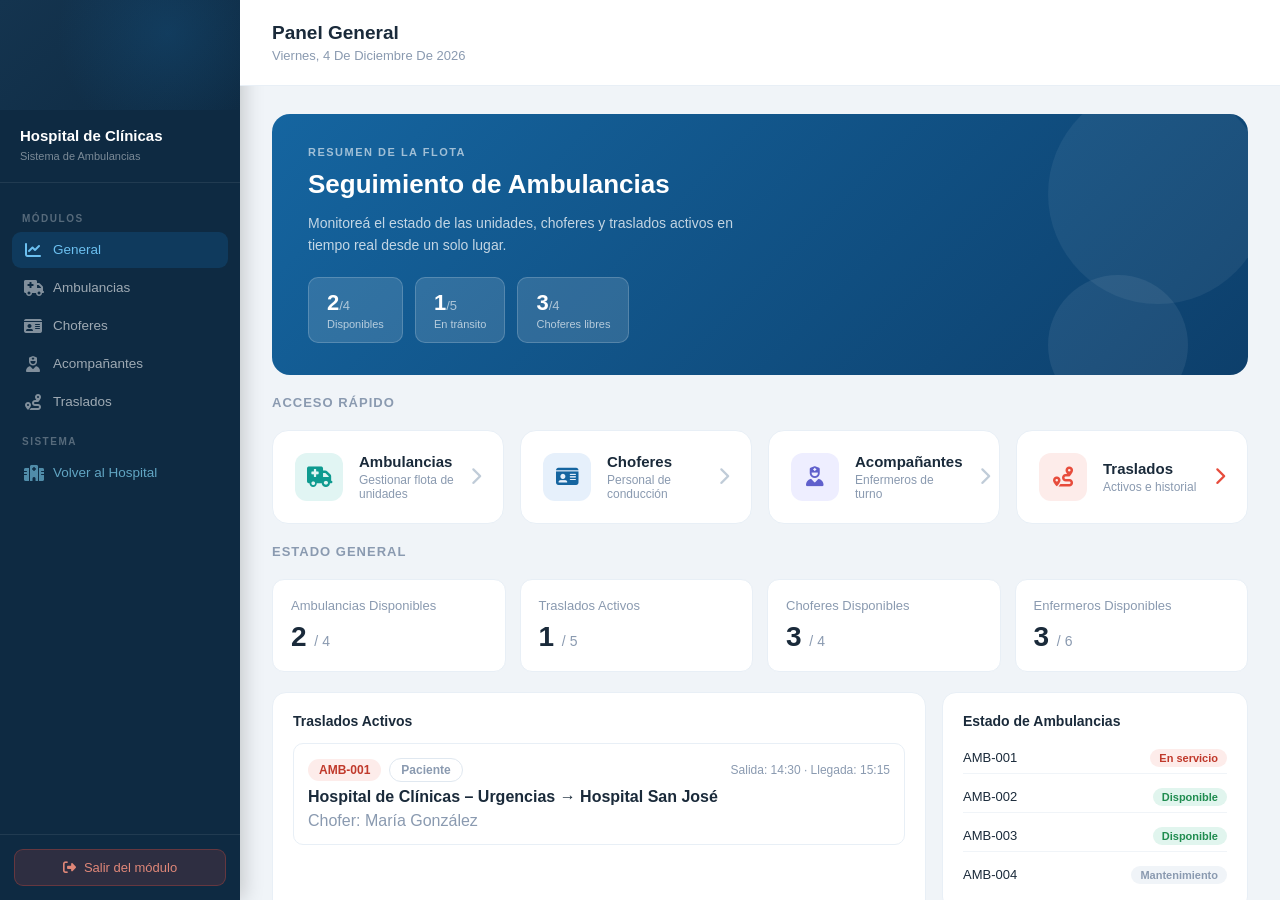
<file: indexA.html>
<!DOCTYPE html>
<html lang="es">
<head>
<meta charset="UTF-8"/>
<meta name="viewport" content="width=device-width, initial-scale=1.0"/>
<title>Sistema de Ambulancias - Hospital de Clínicas</title>
<link rel="stylesheet" href="https://cdnjs.cloudflare.com/ajax/libs/font-awesome/6.5.1/css/all.min.css"/>
<link rel="stylesheet" href="styleA.css"/>
</head>
<body>

<div class="appA">

  <!-- ===================== SIDEBAR (estilo hospital) ===================== -->
  <aside class="sidebar">
    <div class="sidebar-img">
      <div class="sidebar-overlay"></div>
    </div>
    <div class="sidebar-brand">
      <h3>Hospital de Clínicas</h3>
      <span>Sistema de Ambulancias</span>
    </div>
    <nav class="sidebar-nav">
      <p class="sidebar-seccion">Módulos</p>
      <button class="sidebar-item active" data-page="page-dashboard" onclick="ir('page-dashboard')">
        <i class="fa-solid fa-chart-line"></i> General
      </button>
      <button class="sidebar-item" data-page="page-ambulancias" onclick="ir('page-ambulancias')">
        <i class="fa-solid fa-truck-medical"></i> Ambulancias
      </button>
      <button class="sidebar-item" data-page="page-choferes" onclick="ir('page-choferes')">
        <i class="fa-solid fa-id-card"></i> Choferes
      </button>
      <button class="sidebar-item" data-page="page-enfermeros" onclick="ir('page-enfermeros')">
        <i class="fa-solid fa-user-nurse"></i> Acompañantes
      </button>
      <button class="sidebar-item" data-page="page-traslados" onclick="ir('page-traslados')">
        <i class="fa-solid fa-route"></i> Traslados
      </button>
      <p class="sidebar-seccion">Sistema</p>
      <button class="sidebar-item sidebar-hospital" onclick="window.location.href='indexH.html'">
        <i class="fa-solid fa-hospital"></i> Volver al Hospital
      </button>
    </nav>
    <div class="sidebar-footer">
      <button class="btn-cerrar-sesion" onclick="window.location.href='index.html'">
        <i class="fa-solid fa-right-from-bracket"></i> Salir del módulo
      </button>
    </div>
  </aside>

  <!-- ===================== CONTENIDO ===================== -->
  <main class="appA-main">

    <!-- ===================== DASHBOARD / GENERAL ===================== -->
    <div id="page-dashboard" class="page activa">
      <header class="topbar">
        <div>
          <h2>Panel General</h2>
          <span class="topbar-fecha" id="fecha-dash"></span>
        </div>
      </header>

      <div class="cont-body">

        <!-- HERO -->
        <div class="hero-panel">
          <div class="hero-panel-content">
            <h3>Resumen de la flota</h3>
            <h2>Seguimiento de Ambulancias</h2>
            <p>Monitoreá el estado de las unidades, choferes y traslados activos en tiempo real desde un solo lugar.</p>
            <div class="hero-stats">
              <div class="hero-stat"><div class="hero-stat-num">2<span class="total">/4</span></div><div class="hero-stat-label">Disponibles</div></div>
              <div class="hero-stat"><div class="hero-stat-num">1<span class="total">/5</span></div><div class="hero-stat-label">En tránsito</div></div>
              <div class="hero-stat"><div class="hero-stat-num">3<span class="total">/4</span></div><div class="hero-stat-label">Choferes libres</div></div>
            </div>
          </div>
        </div>

        <!-- ACCESOS RÁPIDOS -->
        <p class="section-title">Acceso rápido</p>
        <div class="cards-wrap">
          <div class="acceso-card" onclick="ir('page-ambulancias')">
            <div class="acceso-icon teal"><i class="fa-solid fa-truck-medical"></i></div>
            <div class="acceso-info"><h3>Ambulancias</h3><p>Gestionar flota de unidades</p></div>
            <i class="fa-solid fa-chevron-right acceso-arrow"></i>
          </div>
          <div class="acceso-card" onclick="ir('page-choferes')">
            <div class="acceso-icon blue"><i class="fa-solid fa-id-card"></i></div>
            <div class="acceso-info"><h3>Choferes</h3><p>Personal de conducción</p></div>
            <i class="fa-solid fa-chevron-right acceso-arrow"></i>
          </div>
          <div class="acceso-card" onclick="ir('page-enfermeros')">
            <div class="acceso-icon purple"><i class="fa-solid fa-user-nurse"></i></div>
            <div class="acceso-info"><h3>Acompañantes</h3><p>Enfermeros de turno</p></div>
            <i class="fa-solid fa-chevron-right acceso-arrow"></i>
          </div>
          <div class="acceso-card" onclick="ir('page-traslados')">
            <div class="acceso-icon red"><i class="fa-solid fa-route"></i></div>
            <div class="acceso-info"><h3>Traslados</h3><p>Activos e historial</p></div>
            <i class="fa-solid fa-chevron-right acceso-arrow" style="color:#e74c3c"></i>
          </div>
        </div>

        <!-- TARJETAS ESTADÍSTICAS -->
        <p class="section-title">Estado general</p>
        <div class="tarjetas-grid">
          <div class="tarjeta">
            <span class="tarjeta-label">Ambulancias Disponibles</span>
            <div class="tarjeta-num">2 <span class="total">/ 4</span></div>
          </div>
          <div class="tarjeta">
            <span class="tarjeta-label">Traslados Activos</span>
            <div class="tarjeta-num">1 <span class="total">/ 5</span></div>
          </div>
          <div class="tarjeta">
            <span class="tarjeta-label">Choferes Disponibles</span>
            <div class="tarjeta-num">3 <span class="total">/ 4</span></div>
          </div>
          <div class="tarjeta">
            <span class="tarjeta-label">Enfermeros Disponibles</span>
            <div class="tarjeta-num">3 <span class="total">/ 6</span></div>
          </div>
        </div>

        <div class="dash-abajo">
          <div class="caja" style="flex:2;min-width:260px">
            <h2 class="caja-titulo">Traslados Activos</h2>
            <div class="traslado-fila">
              <div class="traslado-top">
                <span class="etiqueta roja">AMB-001</span>
                <span class="etiqueta borde">Paciente</span>
                <span class="hora">Salida: 14:30 · Llegada: 15:15</span>
              </div>
              <div class="traslado-ruta">Hospital de Clínicas – Urgencias → Hospital San José</div>
              <div class="traslado-chofer">Chofer: María González</div>
            </div>
          </div>
          <div class="dash-lado">
            <div class="caja">
              <h2 class="caja-titulo">Estado de Ambulancias</h2>
              <div class="lista-estado">
                <div class="fila-estado"><span>AMB-001</span><span class="etiqueta roja pequeña">En servicio</span></div>
                <div class="fila-estado"><span>AMB-002</span><span class="etiqueta verde pequeña">Disponible</span></div>
                <div class="fila-estado"><span>AMB-003</span><span class="etiqueta verde pequeña">Disponible</span></div>
                <div class="fila-estado"><span>AMB-004</span><span class="etiqueta gris pequeña">Mantenimiento</span></div>
              </div>
            </div>
            <div class="caja">
              <h2 class="caja-titulo">Personal de Turno</h2>
              <div class="lista-estado">
                <div class="fila-estado"><span>Mathias Gomez</span><span class="etiqueta borde pequeña">Tarde</span></div>
                <div class="fila-estado"><span>Ezequiel Banfi</span><span class="etiqueta borde pequeña">Mañana</span></div>
                <div class="fila-estado"><span>Thiago Leites</span><span class="etiqueta borde pequeña">Mañana</span></div>
              </div>
            </div>
          </div>
        </div>

        <!-- RESUMEN POR MÓDULO -->
        <p class="section-title">Resumen por módulo</p>
        <div class="dash-abajo">
          <div class="caja" style="flex:1;min-width:240px">
            <h2 class="caja-titulo">Choferes</h2>
            <div class="lista-estado">
              <div class="fila-estado"><span>Carlos Rodríguez</span><span class="etiqueta verde pequeña">Disponible</span></div>
              <div class="fila-estado"><span>María González</span><span class="etiqueta roja pequeña">En servicio</span></div>
              <div class="fila-estado"><span>José Martínez</span><span class="etiqueta verde pequeña">Disponible</span></div>
            </div>
            <button class="btn-secundario" style="margin-top:6px" onclick="ir('page-choferes')">Ver todos</button>
          </div>
          <div class="caja" style="flex:1;min-width:240px">
            <h2 class="caja-titulo">Acompañantes</h2>
            <div class="lista-estado">
              <div class="fila-estado"><span>Laura Pérez</span><span class="etiqueta roja pequeña">En servicio</span></div>
              <div class="fila-estado"><span>Diego López</span><span class="etiqueta verde pequeña">Disponible</span></div>
              <div class="fila-estado"><span>Carmen Sánchez</span><span class="etiqueta verde pequeña">Disponible</span></div>
            </div>
            <button class="btn-secundario" style="margin-top:6px" onclick="ir('page-enfermeros')">Ver todos</button>
          </div>
          <div class="caja" style="flex:1;min-width:240px">
            <h2 class="caja-titulo">Traslados recientes</h2>
            <div class="lista-estado">
              <div class="fila-estado"><span>T1 · Paciente</span><span class="etiqueta roja pequeña">En tránsito</span></div>
              <div class="fila-estado"><span>T2 · Biológico</span><span class="etiqueta verde pequeña">Finalizado</span></div>
              <div class="fila-estado"><span>T3 · Químico</span><span class="etiqueta verde pequeña">Finalizado</span></div>
            </div>
            <button class="btn-secundario" style="margin-top:6px" onclick="ir('page-traslados')">Ver todos</button>
          </div>
        </div>
      </div>
    </div>

    <!-- ===================== AMBULANCIAS ===================== -->
    <div id="page-ambulancias" class="page">
      <header class="topbar">
        <h2><i class="fa-solid fa-truck-medical" style="margin-right:10px;opacity:0.8"></i>Ambulancias</h2>
        <button class="btn-principal">+ Nueva</button>
      </header>
      <div class="cont-body">
        <div class="tabla-caja">
          <table>
            <thead>
              <tr><th>Estado</th><th>Código</th><th>Modelo</th><th>Base</th><th>Acciones</th></tr>
            </thead>
            <tbody>
              <tr>
                <td><span class="etiqueta roja pequeña">En servicio</span></td>
                <td class="mono">AMB-001</td><td>Mercedes Sprinter 2022</td><td>Hospital Central</td>
                <td class="acciones"><button class="btn-icono">👁</button><button class="btn-icono">✏️</button><button class="btn-icono danger">🗑</button></td>
              </tr>
              <tr>
                <td><span class="etiqueta verde pequeña">Disponible</span></td>
                <td class="mono">AMB-002</td><td>Ford Transit 2021</td><td>Hospital Central</td>
                <td class="acciones"><button class="btn-icono">👁</button><button class="btn-icono">✏️</button><button class="btn-icono danger">🗑</button></td>
              </tr>
              <tr>
                <td><span class="etiqueta verde pequeña">Disponible</span></td>
                <td class="mono">AMB-003</td><td>Mercedes Sprinter 2023</td><td>Hospital Central</td>
                <td class="acciones"><button class="btn-icono">👁</button><button class="btn-icono">✏️</button><button class="btn-icono danger">🗑</button></td>
              </tr>
              <tr>
                <td><span class="etiqueta gris pequeña">Mantenimiento</span></td>
                <td class="mono">AMB-004</td><td>Renault Master 2020</td><td>Hospital Central</td>
                <td class="acciones"><button class="btn-icono">👁</button><button class="btn-icono">✏️</button><button class="btn-icono danger">🗑</button></td>
              </tr>
            </tbody>
          </table>
        </div>
      </div>
    </div>

    <!-- ===================== CHOFERES ===================== -->
    <div id="page-choferes" class="page">
      <header class="topbar">
        <h2><i class="fa-solid fa-id-card" style="margin-right:10px;opacity:0.8"></i>Choferes</h2>
        <button class="btn-principal">+ Nuevo</button>
      </header>
      <div class="cont-body">
        <div class="tarjetas-grid tres">
          <div class="tarjeta"><span class="tarjeta-label">Total Choferes</span><div class="tarjeta-num">4</div></div>
          <div class="tarjeta"><span class="tarjeta-label">Disponibles</span><div class="tarjeta-num verde-num">3</div></div>
          <div class="tarjeta"><span class="tarjeta-label">En Servicio</span><div class="tarjeta-num rojo-num">1</div></div>
        </div>
        <div class="tabla-caja">
          <table>
            <thead>
              <tr><th>Estado</th><th>Nombre</th><th>CI</th><th>Licencia</th><th>Teléfono</th><th>Turno</th><th>Acciones</th></tr>
            </thead>
            <tbody>
              <tr>
                <td><span class="etiqueta verde pequeña">Disponible</span></td>
                <td>Carlos Rodríguez</td><td class="mono">12345678</td><td class="mono">LC-2019-001</td><td>555-0101</td>
                <td><span class="etiqueta borde pequeña">Mañana</span></td>
                <td class="acciones"><button class="btn-icono">👁</button><button class="btn-icono">✏️</button><button class="btn-icono danger">🗑</button></td>
              </tr>
              <tr>
                <td><span class="etiqueta roja pequeña">En servicio</span></td>
                <td>María González</td><td class="mono">23456789</td><td class="mono">LC-2020-045</td><td>555-0102</td>
                <td><span class="etiqueta borde pequeña">Tarde</span></td>
                <td class="acciones"><button class="btn-icono">👁</button><button class="btn-icono">✏️</button><button class="btn-icono danger">🗑</button></td>
              </tr>
              <tr>
                <td><span class="etiqueta verde pequeña">Disponible</span></td>
                <td>José Martínez</td><td class="mono">34567890</td><td class="mono">LC-2018-123</td><td>555-0103</td>
                <td><span class="etiqueta borde pequeña">Noche</span></td>
                <td class="acciones"><button class="btn-icono">👁</button><button class="btn-icono">✏️</button><button class="btn-icono danger">🗑</button></td>
              </tr>
              <tr>
                <td><span class="etiqueta verde pequeña">Disponible</span></td>
                <td>Ana Fernández</td><td class="mono">45678901</td><td class="mono">LC-2021-078</td><td>555-0104</td>
                <td><span class="etiqueta borde pequeña">Mañana</span></td>
                <td class="acciones"><button class="btn-icono">👁</button><button class="btn-icono">✏️</button><button class="btn-icono danger">🗑</button></td>
              </tr>
            </tbody>
          </table>
        </div>
      </div>
    </div>

    <!-- ===================== ENFERMEROS / ACOMPAÑANTES ===================== -->
    <div id="page-enfermeros" class="page">
      <header class="topbar">
        <h2><i class="fa-solid fa-user-nurse" style="margin-right:10px;opacity:0.8"></i>Acompañantes / Enfermeros</h2>
        <button class="btn-principal">+ Nuevo</button>
      </header>
      <div class="cont-body">
        <div class="tarjetas-grid tres">
          <div class="tarjeta"><span class="tarjeta-label">Total Enfermeros</span><div class="tarjeta-num">6</div></div>
          <div class="tarjeta"><span class="tarjeta-label">Disponibles</span><div class="tarjeta-num verde-num">3</div></div>
          <div class="tarjeta"><span class="tarjeta-label">En Servicio</span><div class="tarjeta-num rojo-num">3</div></div>
        </div>
        <div class="tabla-caja">
          <table>
            <thead>
              <tr><th>Estado</th><th>Nombre</th><th>CI</th><th>Lic. Médica</th><th>Teléfono</th><th>Turno</th><th>Acciones</th></tr>
            </thead>
            <tbody>
              <tr>
                <td><span class="etiqueta roja pequeña">En servicio</span></td>
                <td>Laura Pérez</td><td class="mono">56789012</td><td class="mono">LM-2020-034</td><td>555-0201</td>
                <td><span class="etiqueta borde pequeña">Mañana</span></td>
                <td class="acciones"><button class="btn-icono">👁</button><button class="btn-icono">✏️</button><button class="btn-icono danger">🗑</button></td>
              </tr>
              <tr>
                <td><span class="etiqueta verde pequeña">Disponible</span></td>
                <td>Diego López</td><td class="mono">67890123</td><td class="mono">LM-2019-089</td><td>555-0202</td>
                <td><span class="etiqueta borde pequeña">Tarde</span></td>
                <td class="acciones"><button class="btn-icono">👁</button><button class="btn-icono">✏️</button><button class="btn-icono danger">🗑</button></td>
              </tr>
              <tr>
                <td><span class="etiqueta roja pequeña">En servicio</span></td>
                <td>Roberto Torres</td><td class="mono">89012345</td><td class="mono">LM-2018-156</td><td>555-0204</td>
                <td><span class="etiqueta borde pequeña">Mañana</span></td>
                <td class="acciones"><button class="btn-icono">👁</button><button class="btn-icono">✏️</button><button class="btn-icono danger">🗑</button></td>
              </tr>
              <tr>
                <td><span class="etiqueta verde pequeña">Disponible</span></td>
                <td>Carmen Sánchez</td><td class="mono">90123456</td><td class="mono">LM-2020-067</td><td>555-0205</td>
                <td><span class="etiqueta borde pequeña">Tarde</span></td>
                <td class="acciones"><button class="btn-icono">👁</button><button class="btn-icono">✏️</button><button class="btn-icono danger">🗑</button></td>
              </tr>
            </tbody>
          </table>
        </div>
      </div>
    </div>

    <!-- ===================== TRASLADOS ===================== -->
    <div id="page-traslados" class="page">
      <header class="topbar">
        <h2><i class="fa-solid fa-route" style="margin-right:10px;opacity:0.8"></i>Traslados</h2>
        <button class="btn-principal" onclick="abrirModal()">+ Nuevo</button>
      </header>
      <div class="cont-body">
        <div class="tarjetas-grid tres">
          <div class="tarjeta"><span class="tarjeta-label">Total Traslados</span><div class="tarjeta-num">5</div></div>
          <div class="tarjeta"><span class="tarjeta-label">En Tránsito</span><div class="tarjeta-num rojo-num">1</div></div>
          <div class="tarjeta"><span class="tarjeta-label">Finalizados</span><div class="tarjeta-num verde-num">4</div></div>
        </div>

        <div class="caja">
          <h2 class="caja-titulo">Traslados en Tránsito</h2>
          <div class="tarjeta-traslado">
            <div class="traslado-top entre">
              <div class="traslado-top">
                <strong>Traslado T1</strong>
                <span class="etiqueta roja">En Tránsito</span>
                <span class="etiqueta borde">Paciente</span>
              </div>
              <div class="acciones">
                <button class="btn-finalizar">✔ Finalizar</button>
                <button class="btn-icono">✏️</button>
                <button class="btn-icono danger">🗑</button>
              </div>
            </div>
            <div class="sub-texto">AMB-001 · María González</div>
            <div class="info-grid">
              <div><span class="etiqueta-campo">Origen</span><div>Hospital Central – Urgencias</div></div>
              <div><span class="etiqueta-campo">Destino</span><div>Hospital San José – UCI</div></div>
              <div><span class="etiqueta-campo">Salida</span><div>14:30</div></div>
              <div><span class="etiqueta-campo">Llegada estimada</span><div>15:15</div></div>
            </div>
            <div class="caja-info-azul">Paciente CI: 11223344</div>
            <div class="personal-grid">
              <div class="personal-caja"><span class="etiqueta-campo">CHOFER</span><div>María González</div><div class="mono sub-texto">CI: 23456789</div></div>
              <div class="personal-caja"><span class="etiqueta-campo">ENFERMEROS</span><div>Laura Pérez</div><div class="mono sub-texto">CI: 56789012</div></div>
            </div>
          </div>
        </div>

        <div class="caja">
          <h2 class="caja-titulo">🕘 Historial de Traslados</h2>
          <div class="tarjeta-traslado">
            <div class="traslado-top entre">
              <div class="traslado-top">
                <strong>Traslado T2</strong>
                <span class="etiqueta verde">Finalizado</span>
                <span class="etiqueta borde">Biológico</span>
              </div>
              <button class="btn-icono danger">🗑</button>
            </div>
            <div class="sub-texto">AMB-002 · José Martínez</div>
            <div class="info-grid">
              <div><span class="etiqueta-campo">Origen</span><div>Banco de Órganos Central</div></div>
              <div><span class="etiqueta-campo">Destino</span><div>Hospital Universitario – Cirugía</div></div>
              <div><span class="etiqueta-campo">Salida</span><div>22:00</div></div>
              <div><span class="etiqueta-campo">Llegada</span><div>22:45</div></div>
            </div>
            <div class="caja-info-azul">Material biológico · Recibo: REC-2026-0445</div>
          </div>

          <div class="tarjeta-traslado">
            <div class="traslado-top entre">
              <div class="traslado-top">
                <strong>Traslado T3</strong>
                <span class="etiqueta verde">Finalizado</span>
                <span class="etiqueta borde">Químico</span>
              </div>
              <button class="btn-icono danger">🗑</button>
            </div>
            <div class="sub-texto">AMB-001 · María González</div>
            <div class="info-grid">
              <div><span class="etiqueta-campo">Origen</span><div>Farmacia Central</div></div>
              <div><span class="etiqueta-campo">Destino</span><div>Clínica del Norte</div></div>
              <div><span class="etiqueta-campo">Salida</span><div>09:00</div></div>
              <div><span class="etiqueta-campo">Llegada</span><div>09:30</div></div>
            </div>
          </div>
        </div>
      </div>
    </div>

  </main>
</div>

<!-- ===================== MODAL NUEVO TRASLADO ===================== -->
<div class="modal-fondo" id="modal" onclick="cerrarModalFondo(event)">
  <div class="modal-caja">
    <div class="modal-cabecera">
      <h2>Nuevo Traslado</h2>
      <button onclick="cerrarModal()" class="btn-cerrar">✕</button>
    </div>
    <div class="modal-cuerpo">
      <div class="form-grid">
        <div class="campo"><label>Tipo de traslado</label><select><option>Paciente</option><option>Biológico</option><option>Químico</option></select></div>
        <div class="campo"><label>Ambulancia</label><select><option>AMB-002 – Ford Transit 2021</option><option>AMB-003 – Mercedes Sprinter 2023</option></select></div>
        <div class="campo"><label>Chofer</label><select><option>Carlos Rodríguez</option><option>José Martínez</option><option>Ana Fernández</option></select></div>
        <div class="campo"><label>Enfermero / Acompañante</label><select><option>Diego López</option><option>Patricia Ramírez</option><option>Carmen Sánchez</option></select></div>
        <div class="campo"><label>CI del Paciente</label><input type="text" placeholder="Ej: 12345678"/></div>
        <div class="campo"><label>Origen</label><input type="text" placeholder="Lugar de salida"/></div>
        <div class="campo"><label>Destino</label><input type="text" placeholder="Lugar de llegada"/></div>
        <div class="campo"><label>Hora de Salida</label><input type="time"/></div>
        <div class="campo"><label>Llegada Estimada</label><input type="time"/></div>
        <div class="campo campo-completo"><label>Observaciones</label><textarea placeholder="Notas adicionales..."></textarea></div>
      </div>
    </div>
    <div class="modal-pie">
      <button class="btn-secundario" onclick="cerrarModal()">Cancelar</button>
      <button class="btn-principal">Crear Traslado</button>
    </div>
  </div>
</div>

<script>
  function ir(paginaId) {
    document.querySelectorAll('.page').forEach(p => p.classList.remove('activa'));
    document.getElementById(paginaId).classList.add('activa');

    document.querySelectorAll('.sidebar-item[data-page]').forEach(it => {
      it.classList.toggle('active', it.dataset.page === paginaId);
    });

    document.querySelector('.appA-main').scrollTo(0, 0);
  }

  function abrirModal() {
    document.getElementById('modal').classList.add('abierto');
  }

  function cerrarModal() {
    document.getElementById('modal').classList.remove('abierto');
  }

  function cerrarModalFondo(e) {
    if (e.target === document.getElementById('modal')) cerrarModal();
  }

  const hoyA = new Date();
  document.getElementById('fecha-dash').textContent =
    hoyA.toLocaleDateString('es-UY', { weekday: 'long', day: 'numeric', month: 'long', year: 'numeric' });
</script>
</body>
</html>
</file>
<file: styleA.css>
* {
  margin: 0;
  padding: 0;
  box-sizing: border-box;
  font-family: 'Barlow', Arial, Helvetica, sans-serif;
}

html, body { height: 100%; }

body {
  background: #f0f4f8;
}

/* ===== LAYOUT GENERAL ===== */
.appA {
  display: flex;
  height: 100vh;
  overflow: hidden;
}

/* ===== SIDEBAR (igual estructura que el hospital) ===== */
.sidebar {
  width: 240px;
  flex-shrink: 0;
  background: #0e2a42;
  display: flex;
  flex-direction: column;
  box-shadow: 3px 0 20px rgba(0,0,0,0.2);
  height: 100vh;
  overflow-y: auto;
}

.sidebar-img {
  position: relative;
  height: 110px;
  background: linear-gradient(135deg, #14344f, #0e2a42);
  flex-shrink: 0;
}

.sidebar-overlay {
  position: absolute;
  inset: 0;
  background: radial-gradient(circle at 70% 30%, rgba(21,101,160,0.25), transparent 60%);
}

.sidebar-brand {
  padding: 16px 20px 18px;
  border-bottom: 1px solid rgba(255,255,255,0.08);
}

.sidebar-brand h3 {
  color: white;
  font-size: 15px;
  font-weight: 700;
  line-height: 1.3;
}

.sidebar-brand span {
  color: rgba(255,255,255,0.45);
  font-size: 11px;
}

.sidebar-nav {
  flex: 1;
  padding: 16px 12px;
  display: flex;
  flex-direction: column;
  gap: 2px;
}

.sidebar-seccion {
  font-size: 10px;
  font-weight: 700;
  color: rgba(255,255,255,0.3);
  text-transform: uppercase;
  letter-spacing: 1.5px;
  padding: 14px 10px 6px;
}

.sidebar-item {
  display: flex;
  align-items: center;
  gap: 11px;
  padding: 10px 12px;
  border-radius: 9px;
  font-size: 13.5px;
  color: rgba(255,255,255,0.6);
  cursor: pointer;
  transition: all 0.15s;
  text-decoration: none;
  background: transparent;
  border: none;
  width: 100%;
  text-align: left;
}

.sidebar-item:hover {
  background: rgba(255,255,255,0.1);
  color: white;
}

.sidebar-item.active {
  background: rgba(21,101,160,0.28);
  color: #6cc0f0;
}

.sidebar-item i {
  font-size: 16px;
  width: 18px;
  text-align: center;
  opacity: 0.8;
}

.sidebar-item:hover i,
.sidebar-item.active i {
  opacity: 1;
}

.sidebar-hospital {
  color: rgba(125, 207, 239, 0.75);
}

.sidebar-hospital:hover {
  background: rgba(30,140,184,0.18);
  color: #7dcfef;
}

.sidebar-footer {
  padding: 14px;
  border-top: 1px solid rgba(255,255,255,0.08);
}

.btn-cerrar-sesion {
  background: rgba(231,76,60,0.15);
  border: 1px solid rgba(231,76,60,0.3);
  color: rgba(255,150,130,0.85);
  border-radius: 9px;
  padding: 10px 14px;
  cursor: pointer;
  width: 100%;
  font-size: 13px;
  display: flex;
  align-items: center;
  gap: 8px;
  justify-content: center;
  transition: all 0.15s;
}

.btn-cerrar-sesion:hover {
  background: rgba(231,76,60,0.3);
  color: #ff8a75;
}

/* ===== CONTENIDO PRINCIPAL ===== */
.appA-main {
  flex: 1;
  overflow-y: auto;
  height: 100vh;
}

.page { display: none; flex-direction: column; min-height: 100%; }
.page.activa { display: flex; }

/* ===== TOPBAR ===== */
.topbar {
  display: flex;
  justify-content: space-between;
  align-items: flex-start;
  padding: 22px 32px;
  background: white;
  border-bottom: 1px solid #e8eff6;
  flex-wrap: wrap;
  gap: 10px;
}

.topbar h2 {
  font-size: 19px;
  font-weight: 700;
  color: #1a2a3a;
}

.topbar-fecha {
  font-size: 13px;
  color: #8a9ab0;
  margin-top: 4px;
  display: block;
  text-transform: capitalize;
}

.cont-body {
  display: flex;
  flex-direction: column;
  gap: 20px;
  padding: 28px 32px;
  flex: 1;
}

/* ===== HERO ===== */
.hero-panel {
  background: linear-gradient(135deg, #1565a0 0%, #0d3f6b 100%);
  border-radius: 18px;
  padding: 32px 36px;
  color: white;
  position: relative;
  overflow: hidden;
}

.hero-panel::before {
  content: '';
  position: absolute;
  right: -20px;
  top: -30px;
  width: 220px;
  height: 220px;
  border-radius: 50%;
  background: rgba(255,255,255,0.06);
}

.hero-panel::after {
  content: '';
  position: absolute;
  right: 60px;
  bottom: -40px;
  width: 140px;
  height: 140px;
  border-radius: 50%;
  background: rgba(255,255,255,0.07);
}

.hero-panel-content {
  position: relative;
  z-index: 2;
}

.hero-panel-content h3 {
  font-size: 11px;
  font-weight: 700;
  color: rgba(255,255,255,0.6);
  text-transform: uppercase;
  letter-spacing: 1.5px;
  margin-bottom: 10px;
}

.hero-panel-content h2 {
  font-size: 26px;
  font-weight: 800;
  margin-bottom: 10px;
  line-height: 1.3;
}

.hero-panel-content p {
  font-size: 14px;
  color: rgba(255,255,255,0.75);
  max-width: 460px;
  line-height: 1.6;
}

.hero-stats {
  display: flex;
  gap: 12px;
  margin-top: 20px;
  flex-wrap: wrap;
}

.hero-stat {
  background: rgba(255,255,255,0.13);
  border: 1px solid rgba(255,255,255,0.18);
  border-radius: 10px;
  padding: 12px 18px;
}

.hero-stat-num {
  font-size: 22px;
  font-weight: 800;
  color: white;
}

.hero-stat-num .total {
  font-size: 13px;
  color: rgba(255,255,255,0.6);
  font-weight: 400;
}

.hero-stat-label {
  font-size: 11px;
  color: rgba(255,255,255,0.65);
  margin-top: 2px;
}

/* ===== SECTION TITLE / CARDS ===== */
.section-title {
  font-size: 13px;
  font-weight: 700;
  color: #8a9ab0;
  text-transform: uppercase;
  letter-spacing: 1px;
}

.cards-wrap {
  display: flex;
  flex-wrap: wrap;
  gap: 16px;
}

.acceso-card {
  background: white;
  color: #333;
  padding: 22px;
  border-radius: 16px;
  border: 1px solid #e8eff6;
  display: flex;
  align-items: center;
  gap: 16px;
  cursor: pointer;
  transition: all 0.18s;
  flex: 1;
  min-width: 200px;
}

.acceso-card:hover {
  transform: translateY(-2px);
  border-color: #bcd8ee;
  box-shadow: 0 8px 28px rgba(21,101,160,0.1);
}

.acceso-icon {
  width: 48px;
  height: 48px;
  border-radius: 12px;
  display: flex;
  align-items: center;
  justify-content: center;
  flex-shrink: 0;
  font-size: 20px;
}

.acceso-icon.teal   { background: #e1f5f3; color: #0f9b90; }
.acceso-icon.blue   { background: #e6f0fb; color: #1565a0; }
.acceso-icon.purple { background: #eeeeff; color: #6060cc; }
.acceso-icon.red    { background: #fdecea; color: #e74c3c; }

.acceso-info h3 {
  font-size: 15px;
  font-weight: 700;
  color: #1a2a3a;
  margin-bottom: 3px;
}

.acceso-info p {
  font-size: 12px;
  color: #8a9ab0;
}

.acceso-arrow {
  margin-left: auto;
  color: #c0ccd8;
  font-size: 18px;
  flex-shrink: 0;
  transition: transform 0.15s;
}

.acceso-card:hover .acceso-arrow {
  transform: translateX(3px);
  color: #1565a0;
}

/* ===== TARJETAS ESTADÍSTICAS ===== */
.tarjetas-grid {
  display: grid;
  grid-template-columns: repeat(4, 1fr);
  gap: 14px;
}
.tarjetas-grid.tres { grid-template-columns: repeat(3, 1fr); }

.tarjeta {
  background: white;
  border: 1px solid #e8eff6;
  border-radius: 12px;
  padding: 18px;
  display: flex;
  flex-direction: column;
  gap: 8px;
}
.tarjeta-label { color: #8a9ab0; font-size: 13px; }
.tarjeta-num   { font-size: 28px; font-weight: 700; color: #1a2a3a; }
.total         { font-size: 14px; color: #8a9ab0; font-weight: 400; }
.verde-num     { color: #2f9e44; }
.rojo-num      { color: #e74c3c; }

/* ===== DASHBOARD ABAJO ===== */
.dash-abajo {
  display: flex;
  gap: 16px;
  flex-wrap: wrap;
}
.dash-lado {
  flex: 1;
  min-width: 180px;
  display: flex;
  flex-direction: column;
  gap: 14px;
}

/* ===== CAJA ===== */
.caja {
  background: white;
  border: 1px solid #e8eff6;
  border-radius: 14px;
  padding: 20px;
  display: flex;
  flex-direction: column;
  gap: 14px;
}
.caja-titulo { font-size: 14px; font-weight: 700; color: #1a2a3a; }

.traslado-fila {
  border: 1px solid #e8eff6;
  border-radius: 10px;
  padding: 14px;
  display: flex;
  flex-direction: column;
  gap: 6px;
}
.traslado-top    { display: flex; align-items: center; gap: 8px; flex-wrap: wrap; }
.hora            { margin-left: auto; color: #8a9ab0; font-size: 12px; }
.traslado-ruta   { font-weight: 600; color: #1a2a3a; }
.traslado-chofer { color: #8a9ab0; }

.lista-estado { display: flex; flex-direction: column; gap: 8px; }
.fila-estado  {
  display: flex; justify-content: space-between; align-items: center;
  padding: 6px 0; border-bottom: 1px solid #f0f4f8; font-size: 13px; color: #1a2a3a;
}
.fila-estado:last-child { border-bottom: none; }

/* ===== TABLA ===== */
.tabla-caja {
  background: white;
  border: 1px solid #e8eff6;
  border-radius: 14px;
  overflow-x: auto;
}
table { width: 100%; border-collapse: collapse; }
thead { background: #f8fafc; }
th {
  text-align: left; padding: 12px 16px;
  font-size: 12px; font-weight: 700;
  color: #8a9ab0; text-transform: uppercase;
  border-bottom: 1px solid #e8eff6; letter-spacing: 0.4px;
}
td { padding: 13px 16px; border-bottom: 1px solid #f0f4f8; color: #2a3a4a; }
tbody tr:last-child td { border-bottom: none; }
tbody tr:hover { background: #f8fafc; }
.mono { font-family: monospace; font-size: 13px; }
.acciones { display: flex; gap: 6px; }

/* ===== TARJETA TRASLADO ===== */
.tarjeta-traslado {
  border: 1px solid #e8eff6; border-radius: 10px;
  padding: 16px; display: flex; flex-direction: column; gap: 10px;
}
.info-grid { display: grid; grid-template-columns: repeat(4,1fr); gap: 10px; }
.etiqueta-campo {
  display: block; font-size: 11px; font-weight: 700;
  color: #8a9ab0; text-transform: uppercase; margin-bottom: 3px;
}
.sub-texto { color: #8a9ab0; font-size: 13px; }
.caja-info-azul {
  background: #e6f0fb; color: #1565a0;
  border-radius: 8px; padding: 10px 14px;
  font-size: 13px; font-weight: 500;
}
.personal-grid { display: grid; grid-template-columns: 1fr 1fr; gap: 10px; }
.personal-caja {
  background: #f8fafc; border-radius: 9px; padding: 10px;
  display: flex; flex-direction: column; gap: 3px; font-size: 13px; color: #1a2a3a;
}

.entre {
  display: flex; justify-content: space-between;
  align-items: flex-start; flex-wrap: wrap; gap: 10px;
}

/* ===== ETIQUETAS ===== */
.etiqueta {
  display: inline-flex; align-items: center;
  padding: 4px 11px; border-radius: 20px;
  font-size: 12px; font-weight: 600; white-space: nowrap;
}
.etiqueta.roja    { background: #fdecea; color: #c0392b; }
.etiqueta.verde   { background: #e1f5ee; color: #1f8c4f; }
.etiqueta.gris    { background: #f0f4f8; color: #8a9ab0; }
.etiqueta.borde   { background: transparent; border: 1px solid #e0e8f0; color: #8a9ab0; }
.etiqueta.pequeña { font-size: 11px; padding: 3px 9px; }

/* ===== BOTONES ===== */
.btn-principal {
  background: #1565a0; color: white; border: none;
  border-radius: 9px; padding: 10px 18px;
  font-size: 14px; font-weight: 600; cursor: pointer;
  font-family: inherit; transition: background 0.15s;
}
.btn-principal:hover { background: #0d3f6b; }

.btn-secundario {
  background: white; color: #1a2a3a;
  border: 1px solid #e0e8f0; border-radius: 9px;
  padding: 10px 18px; font-size: 14px; font-weight: 600; cursor: pointer;
  font-family: inherit;
}

.btn-icono {
  background: #f0f4f8; border: 1px solid #e8eff6;
  border-radius: 7px; width: 30px; height: 30px;
  display: flex; align-items: center; justify-content: center;
  font-size: 13px; cursor: pointer;
}
.btn-icono.danger { color: #e74c3c; }

.btn-finalizar {
  background: #e1f5ee; color: #1f8c4f;
  border: 1px solid #b2f2bb; border-radius: 9px;
  padding: 7px 13px; font-size: 13px; font-weight: 600; cursor: pointer;
}

/* ===== MODAL ===== */
.modal-fondo {
  display: none; position: fixed; inset: 0;
  background: rgba(14,42,66,0.55); z-index: 100;
  align-items: center; justify-content: center; padding: 20px;
}
.modal-fondo.abierto { display: flex; }
.modal-caja {
  background: white; border-radius: 16px;
  width: 100%; max-width: 640px; max-height: 90vh;
  display: flex; flex-direction: column; overflow: hidden;
}
.modal-cabecera {
  display: flex; justify-content: space-between; align-items: center;
  padding: 20px 24px; border-bottom: 1px solid #e8eff6;
}
.modal-cabecera h2 { font-size: 17px; font-weight: 700; color: #1a2a3a; }
.btn-cerrar { background: none; border: none; font-size: 18px; cursor: pointer; color: #8a9ab0; }
.modal-cuerpo { padding: 24px; overflow-y: auto; }
.form-grid { display: grid; grid-template-columns: 1fr 1fr; gap: 14px; }
.campo { display: flex; flex-direction: column; gap: 6px; }
.campo.campo-completo { grid-column: 1 / -1; }
.campo label { font-size: 13px; font-weight: 600; color: #5a6a7a; }
.campo input, .campo select, .campo textarea {
  border: 1.5px solid #e0e8f0; border-radius: 9px;
  padding: 9px 12px; font-size: 14px; font-family: inherit; outline: none;
  background: #f8fafc; color: #1a2a3a;
}
.campo input:focus, .campo select:focus, .campo textarea:focus {
  border-color: #1565a0; background: white;
}
.campo textarea { resize: vertical; min-height: 75px; }
.modal-pie {
  display: flex; justify-content: flex-end; gap: 10px;
  padding: 16px 24px; border-top: 1px solid #e8eff6;
}

/* ===== RESPONSIVE ===== */
@media (max-width: 900px) {
  .appA {
    flex-direction: column;
    height: auto;
    overflow: visible;
  }

  .sidebar {
    width: 100%;
    height: auto;
  }

  .sidebar-nav {
    flex-direction: row;
    flex-wrap: wrap;
    padding: 10px;
  }

  .sidebar-seccion { display: none; }

  .sidebar-item {
    min-width: 120px;
    flex: 1;
    justify-content: center;
    font-size: 12px;
  }

  .appA-main {
    height: auto;
    overflow: visible;
  }

  .cont-body { padding: 20px 16px; }
  .hero-panel { padding: 24px; }
  .topbar { padding: 18px 16px; }
}

@media (max-width: 1024px) {
  .tarjetas-grid { grid-template-columns: repeat(2,1fr); }
  .info-grid     { grid-template-columns: repeat(2,1fr); }
}

@media (max-width: 768px) {
  .tarjetas-grid,
  .tarjetas-grid.tres { grid-template-columns: 1fr 1fr; }
  .dash-abajo { flex-direction: column; }
  .form-grid  { grid-template-columns: 1fr; }
  .campo.campo-completo { grid-column: auto; }
  .info-grid  { grid-template-columns: 1fr 1fr; }
  .personal-grid { grid-template-columns: 1fr; }
  .cards-wrap { gap: 12px; }
  .acceso-card { min-width: 100%; }
}

@media (max-width: 480px) {
  .tarjetas-grid,
  .tarjetas-grid.tres { grid-template-columns: 1fr; }
  .info-grid { grid-template-columns: 1fr; }
  .hero-panel-content h2 { font-size: 20px; }
}
</file>
